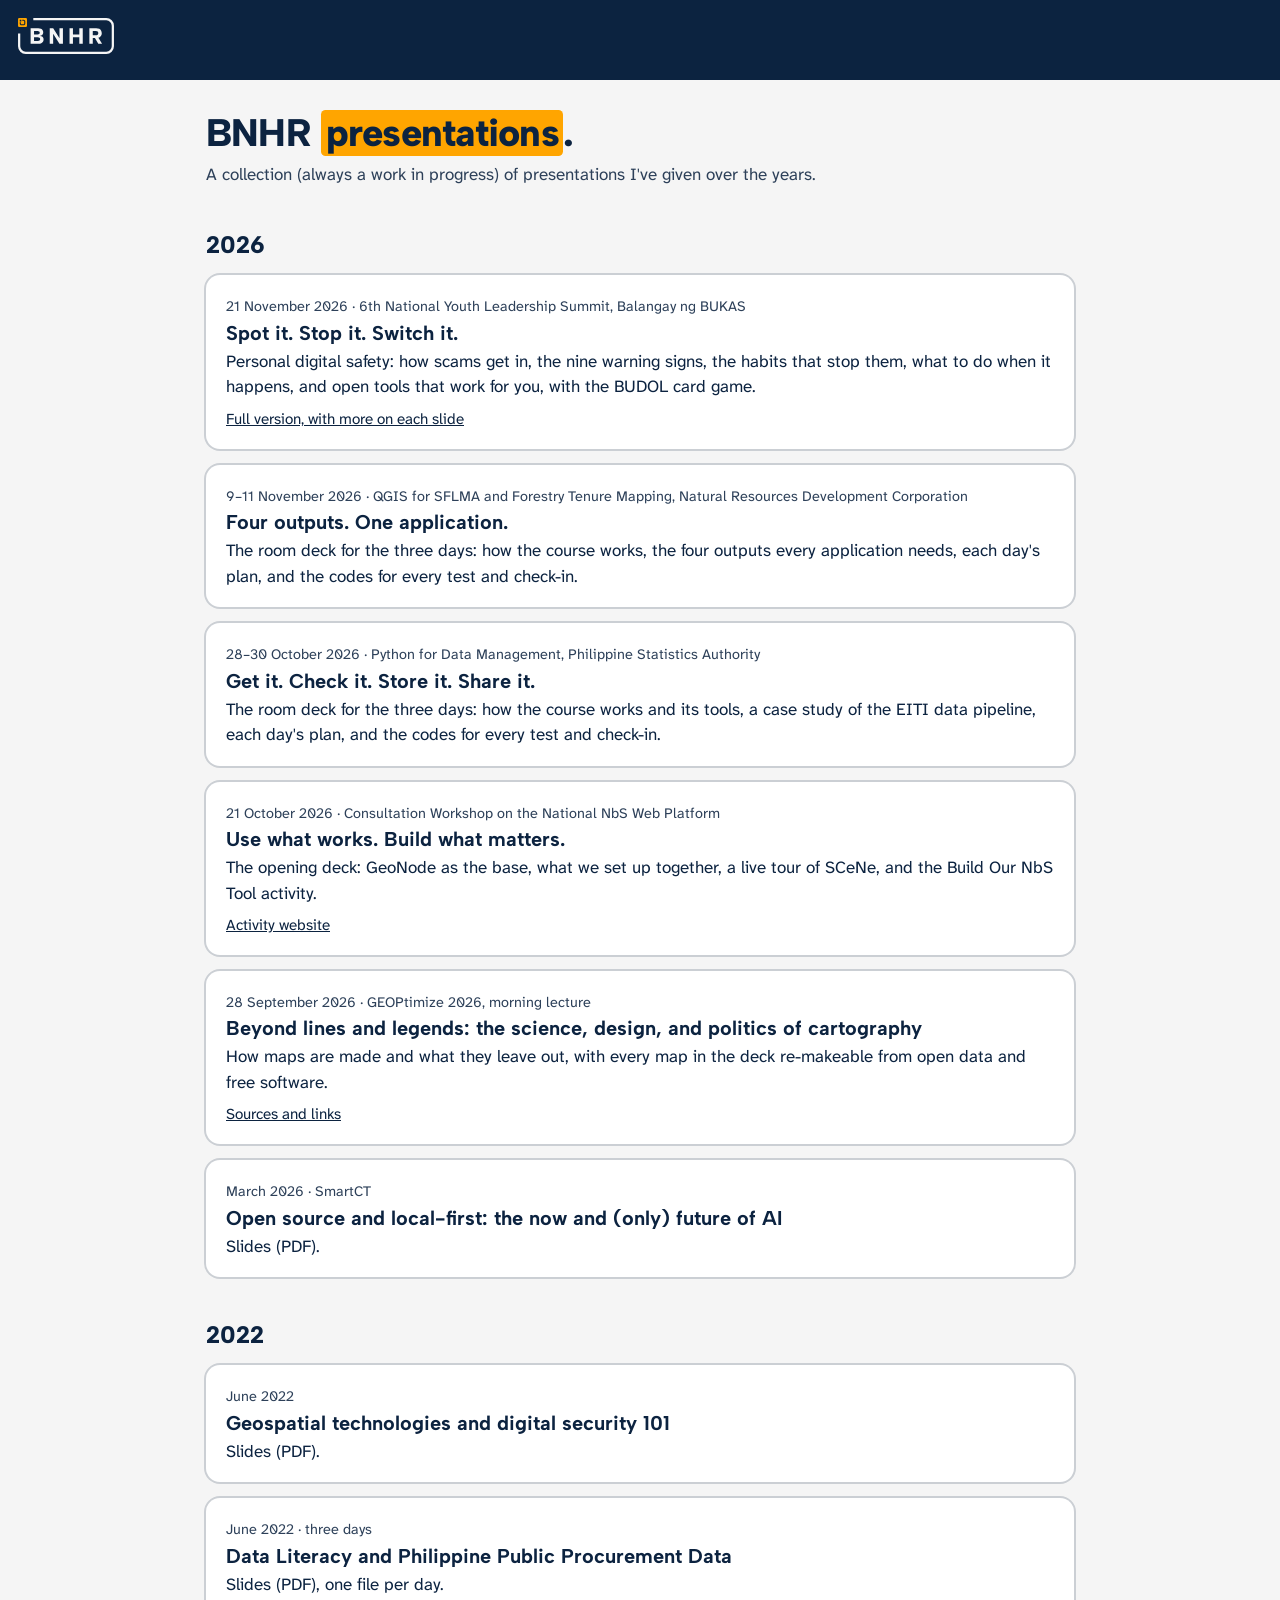
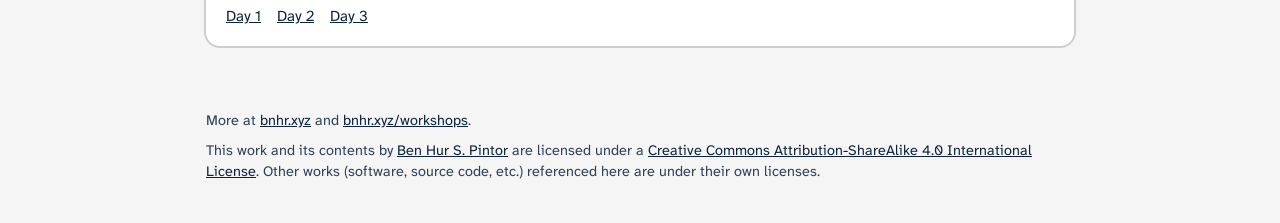
<file: index.html>
<!doctype html>
<html lang="en">
<head>
<meta charset="utf-8">
<meta name="viewport" content="width=device-width, initial-scale=1">
<title>BNHR Presentations</title>
<meta name="description" content="A collection (always a work in progress) of presentations I've given over the years.">
<link rel="canonical" href="https://bnhr.xyz/presentations/">
<meta property="og:type" content="website">
<meta property="og:site_name" content="BNHR">
<meta property="og:title" content="BNHR Presentations">
<meta property="og:description" content="A collection (always a work in progress) of presentations I've given over the years.">
<meta property="og:url" content="https://bnhr.xyz/presentations/">
<meta property="og:image" content="https://bnhr.xyz/presentations/assets/share.png">
<meta property="og:image:width" content="1200">
<meta property="og:image:height" content="630">
<meta property="og:image:alt" content="BNHR presentations: a collection of presentations given over the years.">
<meta name="twitter:card" content="summary_large_image">
<link rel="icon" href="assets/favicon.svg" type="image/svg+xml">
<style>
  /* BNHR 2026 brand: navy, paper and signal orange; Albert Sans and Atkinson Hyperlegible Next */
  @font-face { font-family: "Albert Sans"; src: url("assets/fonts/albert-sans-latin-wght-normal.woff2") format("woff2"); font-weight: 100 900; font-display: swap; }
  @font-face { font-family: "Atkinson Hyperlegible Next"; src: url("assets/fonts/atkinson-hyperlegible-next-latin-400-normal.woff2") format("woff2"); font-weight: 400; font-display: swap; }
  :root { --navy: #0c2340; --paper: #f5f5f5; --orange: #ffa500; --white: #ffffff; --muted: color-mix(in srgb, var(--navy) 86%, var(--paper)); --rule: color-mix(in srgb, var(--navy) 18%, var(--paper)); }
  * { box-sizing: border-box; }
  body { margin: 0; background: var(--paper); color: var(--navy); font-family: "Atkinson Hyperlegible Next", Arial, sans-serif; font-size: 17px; line-height: 1.5; }
  header { background: var(--navy); padding: 16px; }
  header a { display: inline-flex; align-items: center; }
  header img { height: 40px; width: auto; }
  main { max-width: 900px; margin: 0 auto; padding: 32px 16px 64px; }
  h1 { font-family: "Albert Sans", Arial, sans-serif; font-weight: 800; font-size: 2.4rem; letter-spacing: -0.02em; line-height: 1.1; margin: 0 0 8px; }
  h1 em { font-style: normal; background: var(--orange); padding: 0 0.12em; border-radius: 0.12em; }
  h2 { font-family: "Albert Sans", Arial, sans-serif; font-weight: 800; font-size: 1.5rem; margin: 40px 0 12px; }
  .lead { margin: 0 0 8px; color: var(--muted); }
  ul { list-style: none; margin: 0; padding: 0; display: grid; gap: 16px; }
  /* A card is clickable as a whole when its title is a link; extra links sit above that overlay */
  li { position: relative; background: var(--white); border-radius: 14px; padding: 18px 20px; box-shadow: 0 0 0 2px var(--rule); }
  li:has(.what a:hover), li:focus-within { box-shadow: 0 0 0 3px var(--orange); }
  .what a { color: inherit; text-decoration: none; outline: none; }
  .what a::after { content: ""; position: absolute; inset: 0; border-radius: inherit; }
  .when { font-size: 0.9rem; color: var(--muted); }
  .what { font-family: "Albert Sans", Arial, sans-serif; font-weight: 700; font-size: 1.25rem; line-height: 1.2; margin: 2px 0 4px; }
  li p { margin: 0; }
  .links { position: relative; margin-top: 8px; display: flex; flex-wrap: wrap; gap: 4px 16px; font-size: 0.95rem; }
  .links a { color: var(--navy); }
  .links a:hover, .links a:focus-visible { background: var(--orange); outline: none; }
  footer { max-width: 900px; margin: 0 auto; padding: 0 16px 32px; color: var(--muted); font-size: 0.9rem; }
  footer p { margin: 0 0 8px; }
  footer a { color: var(--navy); }
</style>
</head>
<body>
<header><a href="https://bnhr.xyz/"><img src="assets/logo-on-navy.svg" alt="BNHR"></a></header>
<main>
  <h1>BNHR <em>presentations</em>.</h1>
  <p class="lead">A collection (always a work in progress) of presentations I've given over the years.</p>

  <h2>2026</h2>
  <ul>
    <li>
      <span class="when">21 November 2026 · 6th National Youth Leadership Summit, Balangay ng BUKAS</span>
      <h3 class="what"><a href="2026-11-21-nyls-digital-safety/">Spot it. Stop it. Switch it.</a></h3>
      <p>Personal digital safety: how scams get in, the nine warning signs, the habits that stop them, what to do when it happens, and open tools that work for you, with the BUDOL card game.</p>
      <p class="links"><a href="2026-11-21-nyls-digital-safety/slides-full.html">Full version, with more on each slide</a></p>
    </li>
    <li data-training="nrdc-2026-11">
      <span class="when">9–11 November 2026 · QGIS for SFLMA and Forestry Tenure Mapping, Natural Resources Development Corporation</span>
      <h3 class="what"><a href="2026-11-09-qgis-for-sflma-mapping/">Four outputs. One application.</a></h3>
      <p>The room deck for the three days: how the course works, the four outputs every application needs, each day's plan, and the codes for every test and check-in.</p>
    </li>
    <li>
      <span class="when">28–30 October 2026 · Python for Data Management, Philippine Statistics Authority</span>
      <h3 class="what"><a href="2026-10-28-python-for-data-management/">Get it. Check it. Store it. Share it.</a></h3>
      <p>The room deck for the three days: how the course works and its tools, a case study of the EITI data pipeline, each day's plan, and the codes for every test and check-in.</p>
    </li>
    <li>
      <span class="when">21 October 2026 · Consultation Workshop on the National NbS Web Platform</span>
      <h3 class="what"><a href="2026-10-21-nbs-consultation-workshop/">Use what works. Build what matters.</a></h3>
      <p>The opening deck: GeoNode as the base, what we set up together, a live tour of SCeNe, and the Build Our NbS Tool activity.</p>
      <p class="links"><a href="https://bnhr.xyz/workshops/2026-10-21-nbs-tool-builder/">Activity website</a></p>
    </li>
    <li>
      <span class="when">28 September 2026 · GEOPtimize 2026, morning lecture</span>
      <h3 class="what"><a href="2026-09-geoptimize-2026/slides.html">Beyond lines and legends: the science, design, and politics of cartography</a></h3>
      <p>How maps are made and what they leave out, with every map in the deck re-makeable from open data and free software.</p>
      <p class="links"><a href="2026-09-geoptimize-2026/resources.html">Sources and links</a></p>
    </li>
    <li>
      <span class="when">March 2026 · SmartCT</span>
      <h3 class="what"><a href="2026-03-smartct-open-and-local-ai/open-source-and-local-first=the-now-and-(only)-future-of-ai.pdf">Open source and local-first: the now and (only) future of AI</a></h3>
      <p>Slides (PDF).</p>
    </li>
  </ul>

  <h2>2022</h2>
  <ul>
    <li>
      <span class="when">June 2022</span>
      <h3 class="what"><a href="2022-06-geospatial-digital-privacy/BNHR-Geospatial-tech-and-Digital-Security-101.pdf">Geospatial technologies and digital security 101</a></h3>
      <p>Slides (PDF).</p>
    </li>
    <li>
      <span class="when">June 2022 · three days</span>
      <h3 class="what">Data Literacy and Philippine Public Procurement Data</h3>
      <p>Slides (PDF), one file per day.</p>
      <p class="links">
        <a href="2022-06-data-literacy-public-procurement/Data Literacy and Philippine Public Procurement Data (Day 1 of 3).pdf">Day 1</a>
        <a href="2022-06-data-literacy-public-procurement/Data Literacy and Philippine Public Procurement Data (Day 2 of 3).pdf">Day 2</a>
        <a href="2022-06-data-literacy-public-procurement/Data Literacy and Philippine Public Procurement Data (Day 3 of 3).pdf">Day 3</a>
      </p>
    </li>
  </ul>
</main>
<footer>
  <p>More at <a href="https://bnhr.xyz/">bnhr.xyz</a> and <a href="https://bnhr.xyz/workshops/">bnhr.xyz/workshops</a>.</p>
  <p>This work and its contents by <a href="https://bnhr.xyz/">Ben Hur S. Pintor</a> are licensed under a <a rel="license" href="https://creativecommons.org/licenses/by-sa/4.0/">Creative Commons Attribution-ShareAlike 4.0 International License</a>. Other works (software, source code, etc.) referenced here are under their own licenses.</p>
</footer>
</body>
</html>
</file>
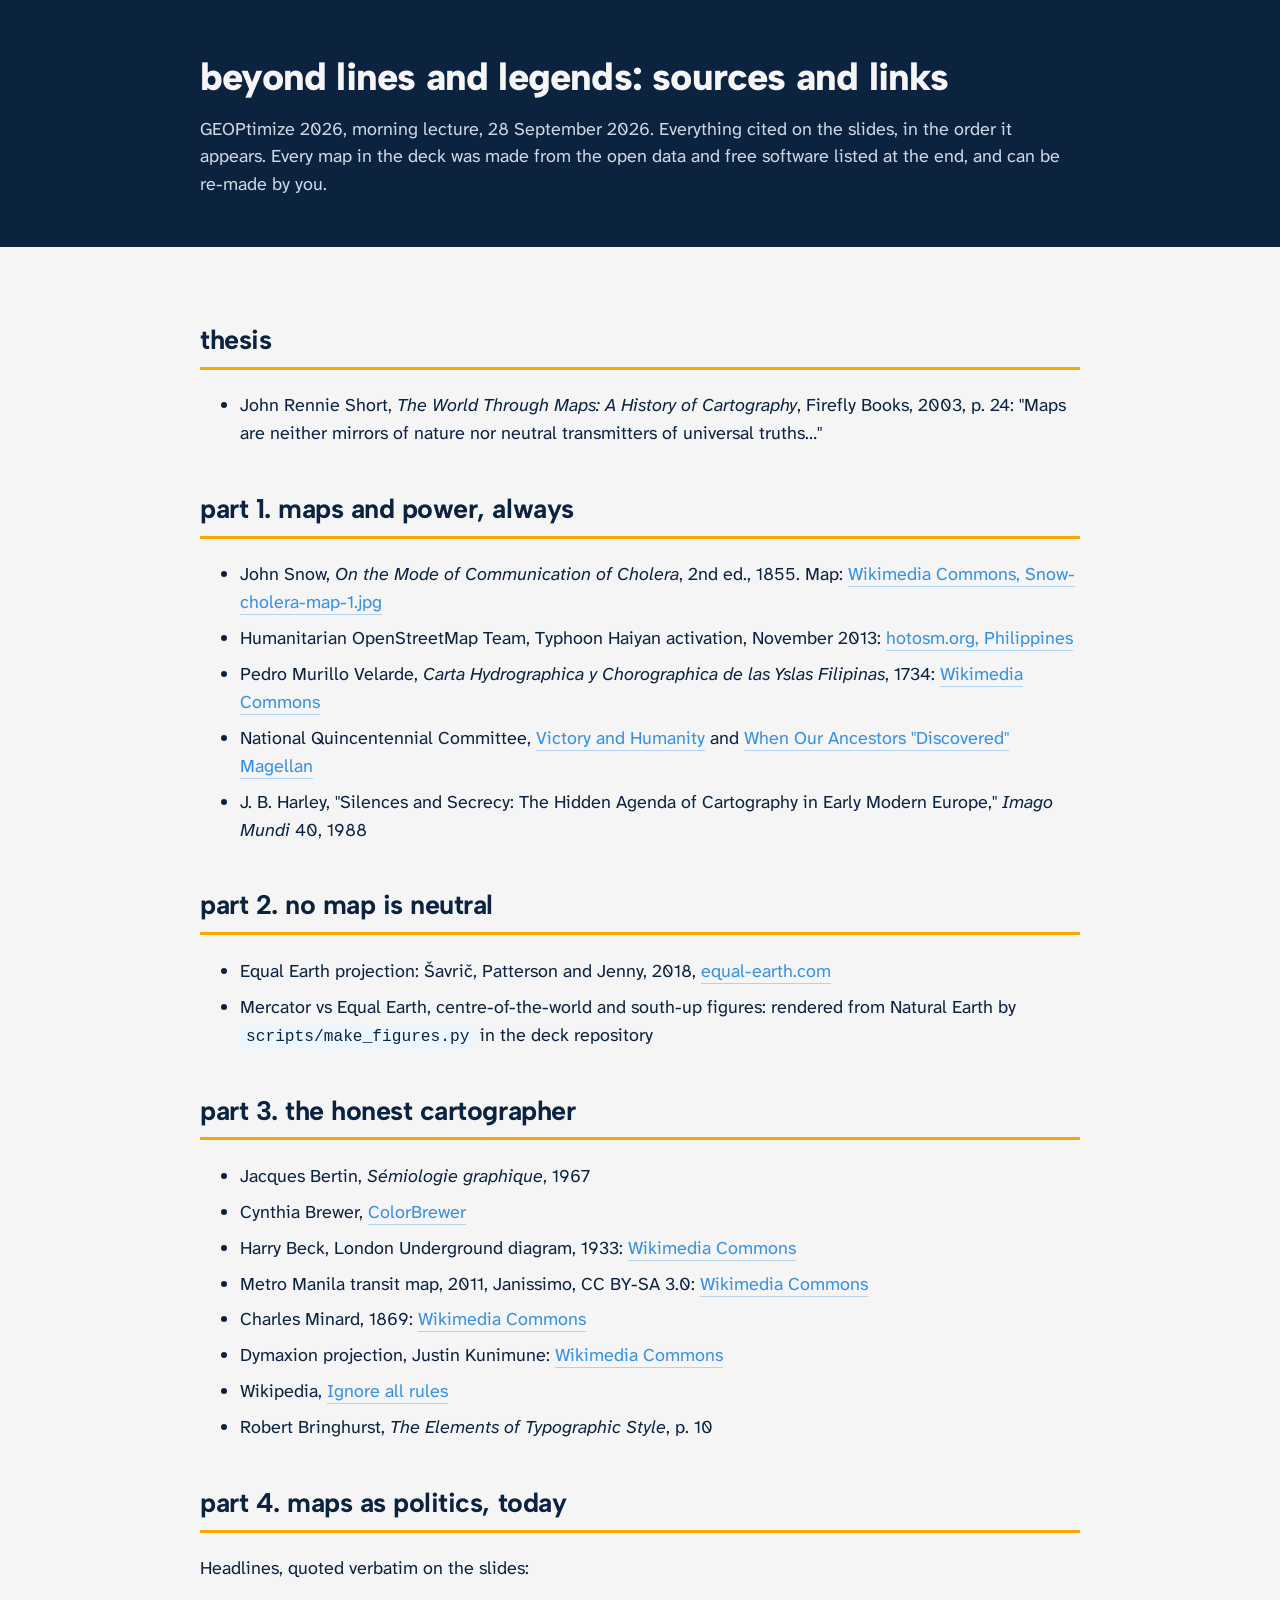
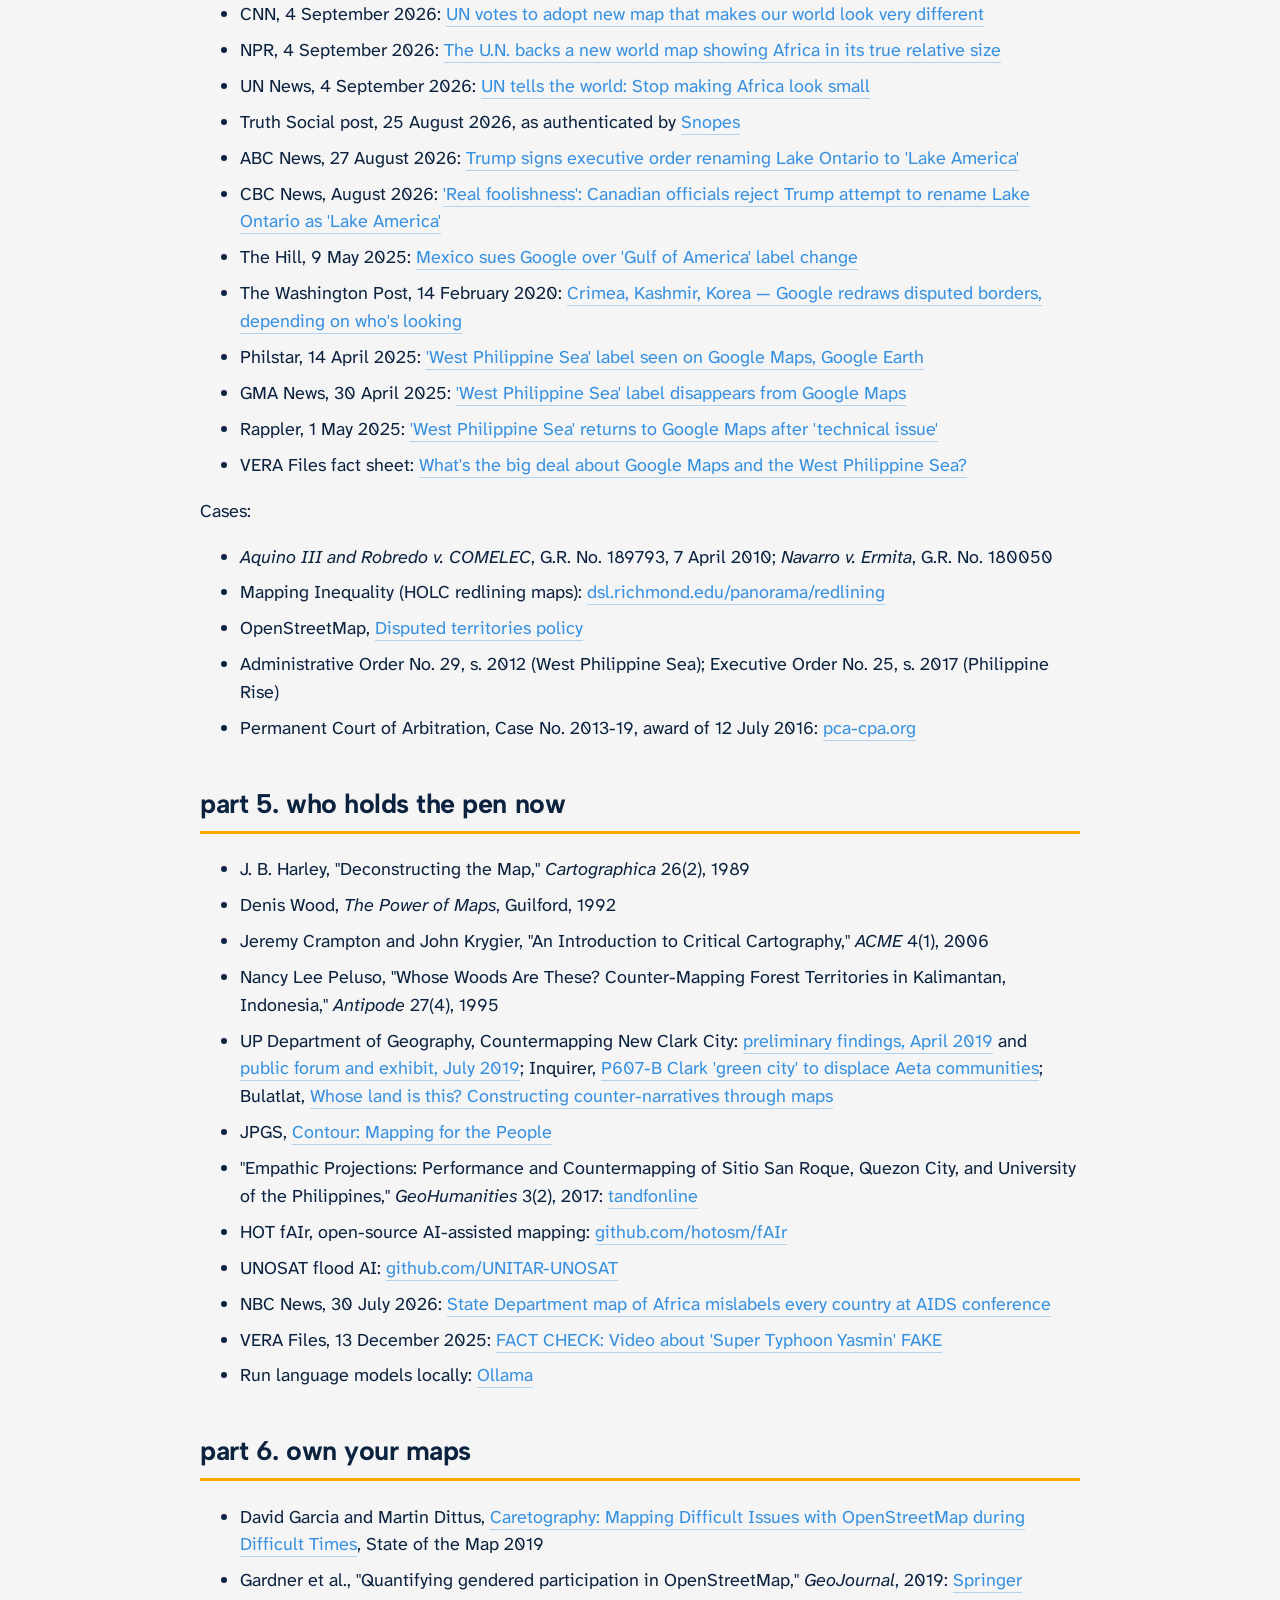
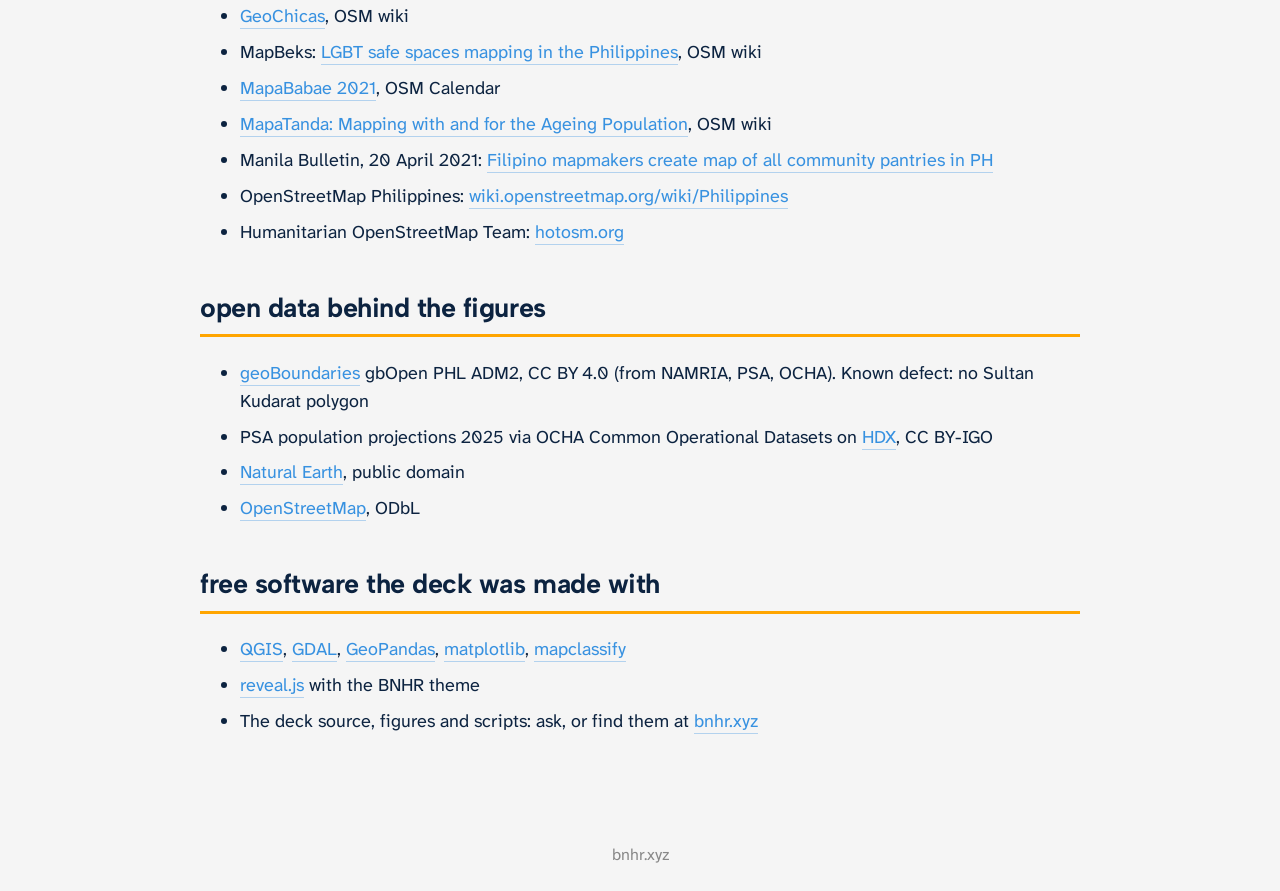
<file: 2026-09-geoptimize-2026/resources.html>
<!doctype html>
<html lang="en">
<head>
<meta charset="utf-8">
<meta name="viewport" content="width=device-width, initial-scale=1">
<title>Beyond Lines and Legends: sources and links</title>
<link href="https://fonts.googleapis.com/css2?family=Albert+Sans:wght@700;800&family=Atkinson+Hyperlegible+Next:wght@400;700&display=swap" rel="stylesheet">
<style>
:root { --navy:#0c2340; --blue:#3791e0; --orange:#ffa500; --cream:#f5f5f5; --gray:#888; }
body { margin:0; background:var(--cream); color:var(--navy); font-family:"Atkinson Hyperlegible Next", Arial, sans-serif; font-size:18px; line-height:1.55; }
header { background:var(--navy); color:var(--cream); padding:48px 24px; }
header .inner, main { max-width:880px; margin:0 auto; padding:0 16px; }
header h1 { font-family:"Albert Sans", Arial, sans-serif; font-weight:800; font-size:2.4rem; letter-spacing:-0.05rem; text-transform:lowercase; margin:0 0 8px; }
header p { margin:0; color:#cfd8e3; }
main { padding:32px 16px 64px; }
h2 { font-family:"Albert Sans", Arial, sans-serif; font-weight:700; text-transform:lowercase; letter-spacing:-0.03rem; border-bottom:3px solid var(--orange); padding-bottom:6px; margin-top:40px; }
a { color:var(--blue); text-decoration:none; border-bottom:1px solid rgba(55,145,224,.35); }
a:hover { border-bottom-color:var(--blue); }
li { margin:8px 0; }
code { background:#EBF6FF; padding:2px 6px; border-radius:4px; font-size:0.9em; }
footer { text-align:center; color:var(--gray); padding:24px; font-size:0.9em; }
</style>
</head>
<body>
<header><div class="inner"><h1>Beyond Lines and Legends: sources and links</h1><p>GEOPtimize 2026, morning lecture, 28 September 2026. Everything cited on the slides, in the order it appears. Every map in the deck was made from the open data and free software listed at the end, and can be re-made by you.</p></div></header>
<main>
<h2>Thesis</h2>
<ul>
<li>John Rennie Short, <em>The World Through Maps: A History of Cartography</em>, Firefly Books, 2003, p. 24: "Maps are neither mirrors of nature nor neutral transmitters of universal truths…"</li>
</ul>
<h2>Part 1. Maps and power, always</h2>
<ul>
<li>John Snow, <em>On the Mode of Communication of Cholera</em>, 2nd ed., 1855. Map: <a href="https://commons.wikimedia.org/wiki/File:Snow-cholera-map-1.jpg">Wikimedia Commons, Snow-cholera-map-1.jpg</a></li>
<li>Humanitarian OpenStreetMap Team, Typhoon Haiyan activation, November 2013: <a href="https://www.hotosm.org/where-we-work/philippines/">hotosm.org, Philippines</a></li>
<li>Pedro Murillo Velarde, <em>Carta Hydrographica y Chorographica de las Yslas Filipinas</em>, 1734: <a href="https://commons.wikimedia.org/wiki/File:Carta_Hydrographica_y_Chorographica_de_las_Yslas_Filipinas_(1734).jpg">Wikimedia Commons</a></li>
<li>National Quincentennial Committee, <a href="https://www.nqc.gov.ph/en/resources/victory-and-humanity/">Victory and Humanity</a> and <a href="https://www.nqc.gov.ph/en/resources/when-our-ancestors-discovered-magellan/">When Our Ancestors "Discovered" Magellan</a></li>
<li>J. B. Harley, "Silences and Secrecy: The Hidden Agenda of Cartography in Early Modern Europe," <em>Imago Mundi</em> 40, 1988</li>
</ul>
<h2>Part 2. No map is neutral</h2>
<ul>
<li>Equal Earth projection: Šavrič, Patterson and Jenny, 2018, <a href="https://equal-earth.com/">equal-earth.com</a></li>
<li>Mercator vs Equal Earth, centre-of-the-world and south-up figures: rendered from Natural Earth by <code>scripts/make_figures.py</code> in the deck repository</li>
</ul>
<h2>Part 3. The honest cartographer</h2>
<ul>
<li>Jacques Bertin, <em>Sémiologie graphique</em>, 1967</li>
<li>Cynthia Brewer, <a href="https://colorbrewer2.org/">ColorBrewer</a></li>
<li>Harry Beck, London Underground diagram, 1933: <a href="https://commons.wikimedia.org/wiki/File:Beckmap1.jpg">Wikimedia Commons</a></li>
<li>Metro Manila transit map, 2011, Janissimo, CC BY-SA 3.0: <a href="https://commons.wikimedia.org/wiki/File:Manila-transportation-map.png">Wikimedia Commons</a></li>
<li>Charles Minard, 1869: <a href="https://commons.wikimedia.org/wiki/File:Minard.png">Wikimedia Commons</a></li>
<li>Dymaxion projection, Justin Kunimune: <a href="https://commons.wikimedia.org/wiki/File:Dymaxion_projection.png">Wikimedia Commons</a></li>
<li>Wikipedia, <a href="https://en.wikipedia.org/wiki/Wikipedia:Ignore_all_rules">Ignore all rules</a></li>
<li>Robert Bringhurst, <em>The Elements of Typographic Style</em>, p. 10</li>
</ul>
<h2>Part 4. Maps as politics, today</h2>
<p>Headlines, quoted verbatim on the slides:</p>
<ul>
<li>CNN, 4 September 2026: <a href="https://edition.cnn.com/2026/09/04/world/un-vote-new-world-map-intl-scli">UN votes to adopt new map that makes our world look very different</a></li>
<li>NPR, 4 September 2026: <a href="https://www.npr.org/2026/09/04/nx-s1-5958611/africa-world-map-un-vote">The U.N. backs a new world map showing Africa in its true relative size</a></li>
<li>UN News, 4 September 2026: <a href="https://news.un.org/en/story/2026/09/1168284">UN tells the world: Stop making Africa look small</a></li>
<li>Truth Social post, 25 August 2026, as authenticated by <a href="https://www.snopes.com/fact-check/lake-america-trump/">Snopes</a></li>
<li>ABC News, 27 August 2026: <a href="https://abcnews.com/Politics/trump-signs-executive-order-renaming-lake-ontario-lake/story?id=136009323">Trump signs executive order renaming Lake Ontario to 'Lake America'</a></li>
<li>CBC News, August 2026: <a href="https://www.cbc.ca/news/world/trump-lake-ontario-america-9.7322947">'Real foolishness': Canadian officials reject Trump attempt to rename Lake Ontario as 'Lake America'</a></li>
<li>The Hill, 9 May 2025: <a href="https://thehill.com/policy/technology/5293012-mexico-sues-google-over-gulf-of-america-label-change/">Mexico sues Google over 'Gulf of America' label change</a></li>
<li>The Washington Post, 14 February 2020: <a href="https://www.washingtonpost.com/technology/2020/02/14/google-maps-political-borders/">Crimea, Kashmir, Korea — Google redraws disputed borders, depending on who's looking</a></li>
<li>Philstar, 14 April 2025: <a href="https://www.philstar.com/headlines/2025/04/14/2435990/west-philippine-sea-label-seen-google-maps-google-earth">'West Philippine Sea' label seen on Google Maps, Google Earth</a></li>
<li>GMA News, 30 April 2025: <a href="https://www.gmanetwork.com/news/topstories/nation/944509/west-philippine-sea-label-disappears-from-google-maps/story/">'West Philippine Sea' label disappears from Google Maps</a></li>
<li>Rappler, 1 May 2025: <a href="https://www.rappler.com/technology/west-philippine-sea-missing-google-maps-april-2025/">'West Philippine Sea' returns to Google Maps after 'technical issue'</a></li>
<li>VERA Files fact sheet: <a href="https://verafiles.org/articles/fact-sheet-whats-the-big-deal-about-google-maps-and-the-west-philippine-sea">What's the big deal about Google Maps and the West Philippine Sea?</a></li>
</ul>
<p>Cases:</p>
<ul>
<li><em>Aquino III and Robredo v. COMELEC</em>, G.R. No. 189793, 7 April 2010; <em>Navarro v. Ermita</em>, G.R. No. 180050</li>
<li>Mapping Inequality (HOLC redlining maps): <a href="https://dsl.richmond.edu/panorama/redlining/">dsl.richmond.edu/panorama/redlining</a></li>
<li>OpenStreetMap, <a href="https://wiki.openstreetmap.org/wiki/Disputes">Disputed territories policy</a></li>
<li>Administrative Order No. 29, s. 2012 (West Philippine Sea); Executive Order No. 25, s. 2017 (Philippine Rise)</li>
<li>Permanent Court of Arbitration, Case No. 2013-19, award of 12 July 2016: <a href="https://pca-cpa.org/en/cases/7/">pca-cpa.org</a></li>
</ul>
<h2>Part 5. Who holds the pen now</h2>
<ul>
<li>J. B. Harley, "Deconstructing the Map," <em>Cartographica</em> 26(2), 1989</li>
<li>Denis Wood, <em>The Power of Maps</em>, Guilford, 1992</li>
<li>Jeremy Crampton and John Krygier, "An Introduction to Critical Cartography," <em>ACME</em> 4(1), 2006</li>
<li>Nancy Lee Peluso, "Whose Woods Are These? Counter-Mapping Forest Territories in Kalimantan, Indonesia," <em>Antipode</em> 27(4), 1995</li>
<li>UP Department of Geography, Countermapping New Clark City: <a href="http://updgeography.blogspot.com/2019/04/new-clark-city-countermapping-april-5.html">preliminary findings, April 2019</a> and <a href="http://updgeography.blogspot.com/2019/08/countermapping-new-clark-city-public.html">public forum and exhibit, July 2019</a>; Inquirer, <a href="https://newsinfo.inquirer.net/1138945/p607-b-clark-green-city-to-displace-aeta-communities">P607-B Clark 'green city' to displace Aeta communities</a>; Bulatlat, <a href="https://www.bulatlat.com/2019/12/11/whose-land-is-this-constructing-counter-narratives-through-maps/">Whose land is this? Constructing counter-narratives through maps</a></li>
<li>JPGS, <a href="https://countermappingph.xyz/contour-junior-philippines-geographical-society-jpgs/">Contour: Mapping for the People</a></li>
<li>"Empathic Projections: Performance and Countermapping of Sitio San Roque, Quezon City, and University of the Philippines," <em>GeoHumanities</em> 3(2), 2017: <a href="https://www.tandfonline.com/doi/full/10.1080/2373566X.2017.1377096">tandfonline</a></li>
<li>HOT fAIr, open-source AI-assisted mapping: <a href="https://github.com/hotosm/fAIr">github.com/hotosm/fAIr</a></li>
<li>UNOSAT flood AI: <a href="https://github.com/UNITAR-UNOSAT">github.com/UNITAR-UNOSAT</a></li>
<li>NBC News, 30 July 2026: <a href="https://www.nbcnews.com/politics/trump-administration/us-government-map-africa-mislabels-every-country-global-conference-rcna590153">State Department map of Africa mislabels every country at AIDS conference</a></li>
<li>VERA Files, 13 December 2025: <a href="https://verafiles.org/articles/fact-check-video-about-super-typhoon-yasmin-fake">FACT CHECK: Video about 'Super Typhoon Yasmin' FAKE</a></li>
<li>Run language models locally: <a href="https://ollama.com/">Ollama</a></li>
</ul>
<h2>Part 6. Own your maps</h2>
<ul>
<li>David Garcia and Martin Dittus, <a href="https://2019.stateofthemap.org/sessions/F9D8QG/">Caretography: Mapping Difficult Issues with OpenStreetMap during Difficult Times</a>, State of the Map 2019</li>
<li>Gardner et al., "Quantifying gendered participation in OpenStreetMap," <em>GeoJournal</em>, 2019: <a href="https://link.springer.com/article/10.1007/s10708-019-10035-z">Springer</a></li>
<li><a href="https://wiki.openstreetmap.org/wiki/GeoChicas">GeoChicas</a>, OSM wiki</li>
<li>MapBeks: <a href="https://wiki.openstreetmap.org/wiki/Microgrants/Microgrants_2020/Proposal/LGBT_safe_spaces_mapping_in_the_Philippines_on_OpenStreetMap">LGBT safe spaces mapping in the Philippines</a>, OSM wiki</li>
<li><a href="https://osmcal.org/event/565/">MapaBabae 2021</a>, OSM Calendar</li>
<li><a href="https://wiki.openstreetmap.org/wiki/Humanitarian_OSM_Team/HOT_Microgrants/Community_Impact_Microgrants_2021/Proposal/MapaTanda:_Mapping_with_and_for_the_Ageing_Population">MapaTanda: Mapping with and for the Ageing Population</a>, OSM wiki</li>
<li>Manila Bulletin, 20 April 2021: <a href="https://mb.com.ph/2021/04/20/filipino-mapmakers-create-map-of-all-community-pantries-in-ph/">Filipino mapmakers create map of all community pantries in PH</a></li>
<li>OpenStreetMap Philippines: <a href="https://wiki.openstreetmap.org/wiki/Philippines">wiki.openstreetmap.org/wiki/Philippines</a></li>
<li>Humanitarian OpenStreetMap Team: <a href="https://www.hotosm.org/">hotosm.org</a></li>
</ul>
<h2>Open data behind the figures</h2>
<ul>
<li><a href="https://www.geoboundaries.org/">geoBoundaries</a> gbOpen PHL ADM2, CC BY 4.0 (from NAMRIA, PSA, OCHA). Known defect: no Sultan Kudarat polygon</li>
<li>PSA population projections 2025 via OCHA Common Operational Datasets on <a href="https://data.humdata.org/">HDX</a>, CC BY-IGO</li>
<li><a href="https://www.naturalearthdata.com/">Natural Earth</a>, public domain</li>
<li><a href="https://www.openstreetmap.org/">OpenStreetMap</a>, ODbL</li>
</ul>
<h2>Free software the deck was made with</h2>
<ul>
<li><a href="https://qgis.org/">QGIS</a>, <a href="https://gdal.org/">GDAL</a>, <a href="https://geopandas.org/">GeoPandas</a>, <a href="https://matplotlib.org/">matplotlib</a>, <a href="https://pysal.org/mapclassify/">mapclassify</a></li>
<li><a href="https://revealjs.com/">reveal.js</a> with the BNHR theme</li>
<li>The deck source, figures and scripts: ask, or find them at <a href="https://bnhr.xyz/">bnhr.xyz</a></li>
</ul>
</main>
<footer>bnhr.xyz</footer>
</body>
</html>
</file>
